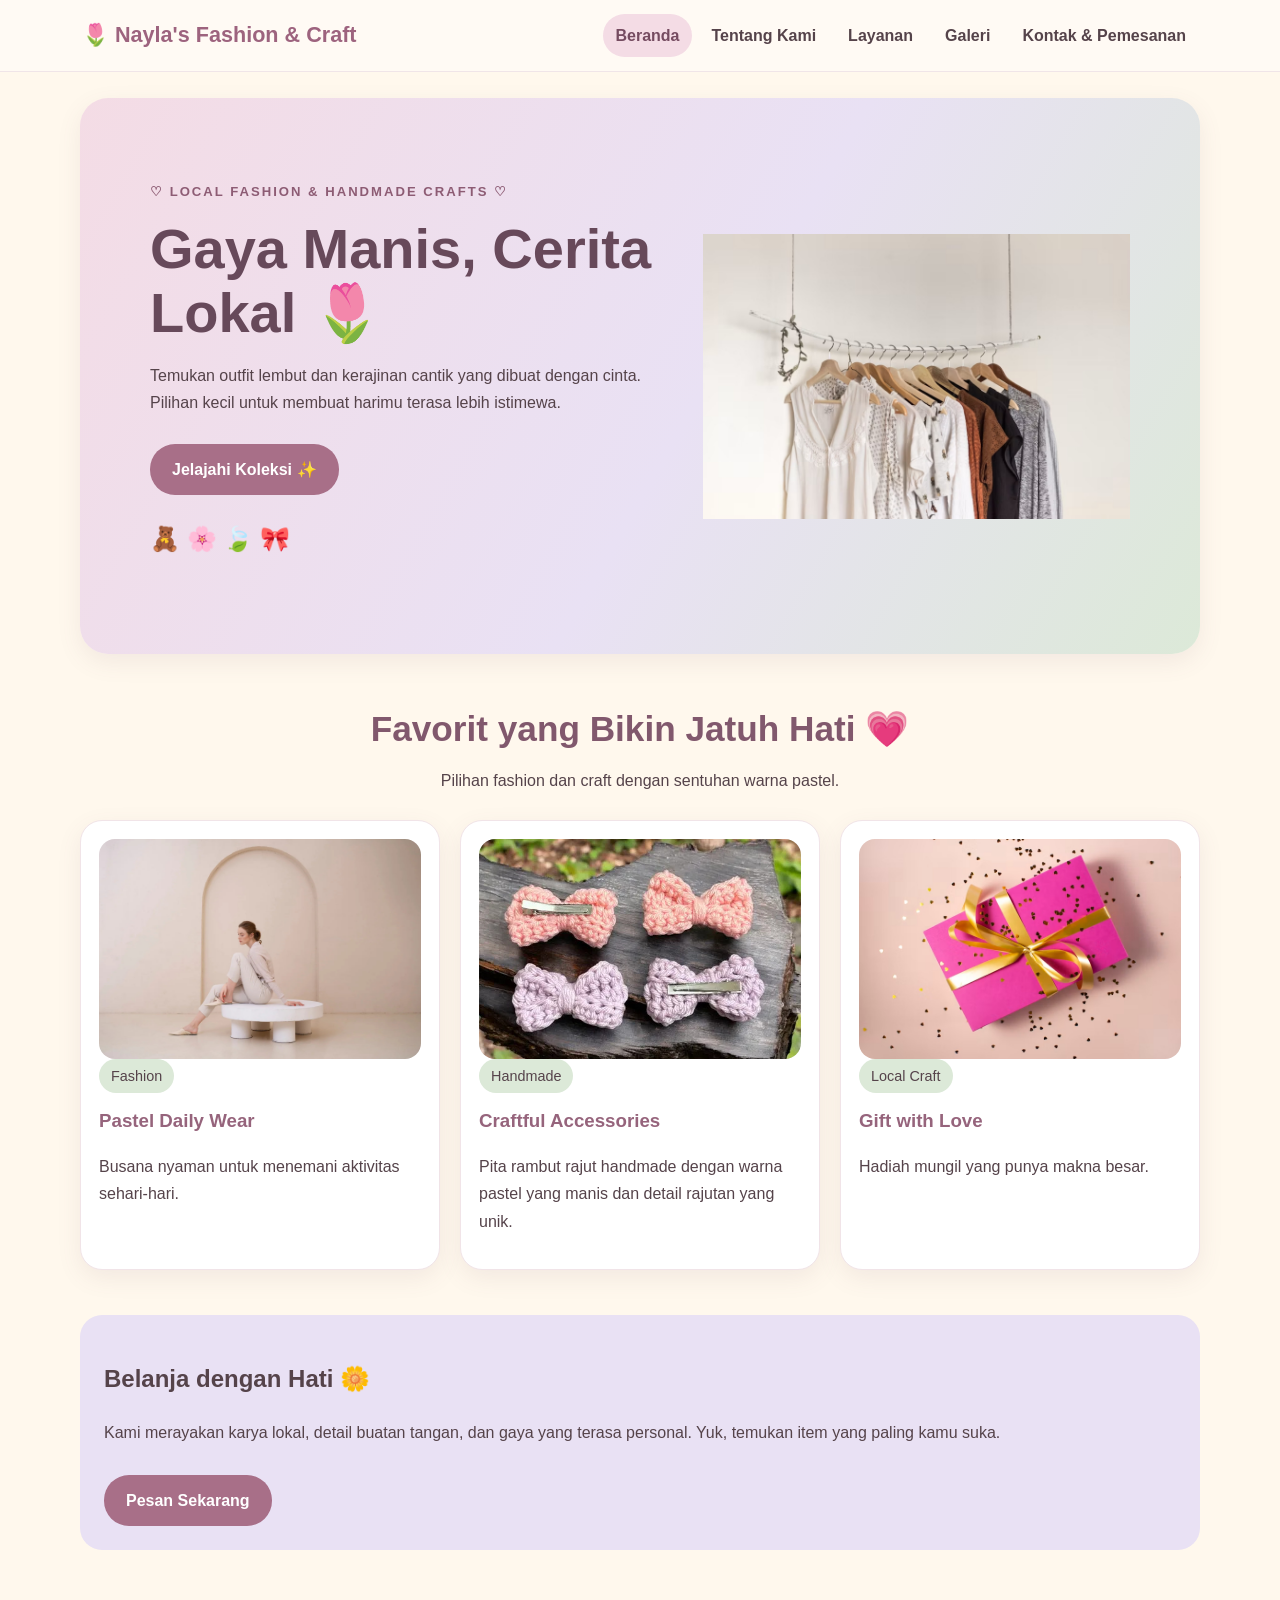
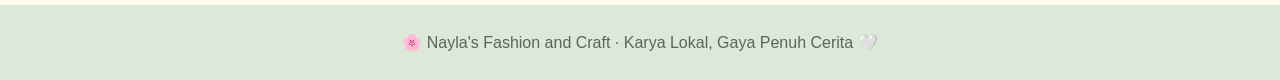
<file: index.html>
<!DOCTYPE html>
<html lang="id">
<head>
    <meta charset="UTF-8">
    <meta name="viewport" content="width=device-width, initial-scale=1.0">
    <meta name="description" content="Nayla's Fashion and Craft">
    <title>Beranda | Nayla's Fashion and Craft</title>
    <link rel="stylesheet" href="style.css">
</head>

<body>

<header>
    <nav class="navbar">
        <a class="logo" href="index.html">
            🌷 Nayla's Fashion & Craft
        </a>

        <div class="nav-links">
            <a href="index.html" class="active">Beranda</a>
            <a href="tentang.html">Tentang Kami</a>
            <a href="layanan.html">Layanan</a>
            <a href="galeri.html">Galeri</a>
            <a href="kontak.html">Kontak & Pemesanan</a>
        </div>
    </nav>
</header>

<main>

    <section class="hero">
        <div>
            <p class="eyebrow">
                ♡ Local Fashion & Handmade Crafts ♡
            </p>

            <h1>
                Gaya Manis, Cerita Lokal 🌷
            </h1>

            <p>
                Temukan outfit lembut dan kerajinan cantik
                yang dibuat dengan cinta.
                Pilihan kecil untuk membuat harimu
                terasa lebih istimewa.
            </p>

            <a class="btn" href="layanan.html">
                Jelajahi Koleksi ✨
            </a>

            <p class="sticker">
                🧸 🌸 🍃 🎀
            </p>
        </div>

        <img
            class="hero-photo"
            src="img/hero-fashion.jpg"
            alt="Inspirasi fashion wanita dengan outfit bernuansa pastel dan aesthetic">
    </section>

    <section class="section">

        <h2>
            Favorit yang Bikin Jatuh Hati 💗
        </h2>

        <p class="lead">
            Pilihan fashion dan craft dengan
            sentuhan warna pastel.
        </p>

        <div class="cards">

            <!-- GAMBAR 1: PASTEL DAILY WEAR -->
            <article class="card">
                <img
                    src="img/pastel-daily.jpg"
                    alt="Pastel Daily Wear - Model outfit beige aesthetic">

                <span class="pill">Fashion</span>

                <h3>Pastel Daily Wear</h3>

                <p>
                    Busana nyaman untuk menemani
                    aktivitas sehari-hari.
                </p>
            </article>

            <!-- GAMBAR 2: CRAFTFUL ACCESSORIES -->
            <article class="card">
                <img
                     src="img/craftfull-accesoris.jpg"
                     alt="Pita rambut rajut handmade warna pink dan lavender">

                <span class="pill">Handmade</span>

                <h3>Craftful Accessories</h3>

                <p>
                  Pita rambut rajut handmade
                  dengan warna pastel yang manis
                  dan detail rajutan yang unik.
                </p>
            </article>

            <!-- GAMBAR 3: GIFT WITH LOVE -->
            <article class="card">
                <img
                    src="img/gift-with-love.jpg"
                    alt="Gift with Love - Inspirasi hadiah dengan kemasan cantik">

                <span class="pill">Local Craft</span>

                <h3>Gift with Love</h3>

                <p>
                    Hadiah mungil yang
                    punya makna besar.
                </p>
            </article>

        </div>
    </section>

    <section class="soft-panel">

        <h2>
            Belanja dengan Hati 🌼
        </h2>

        <p>
            Kami merayakan karya lokal,
            detail buatan tangan, dan gaya
            yang terasa personal.
            Yuk, temukan item yang paling kamu suka.
        </p>

        <a class="btn" href="kontak.html">
            Pesan Sekarang
        </a>

    </section>

</main>

<footer>
    🌸 Nayla's Fashion and Craft
    · Karya Lokal, Gaya Penuh Cerita 🤍
</footer>

</body>
</html>
</file>
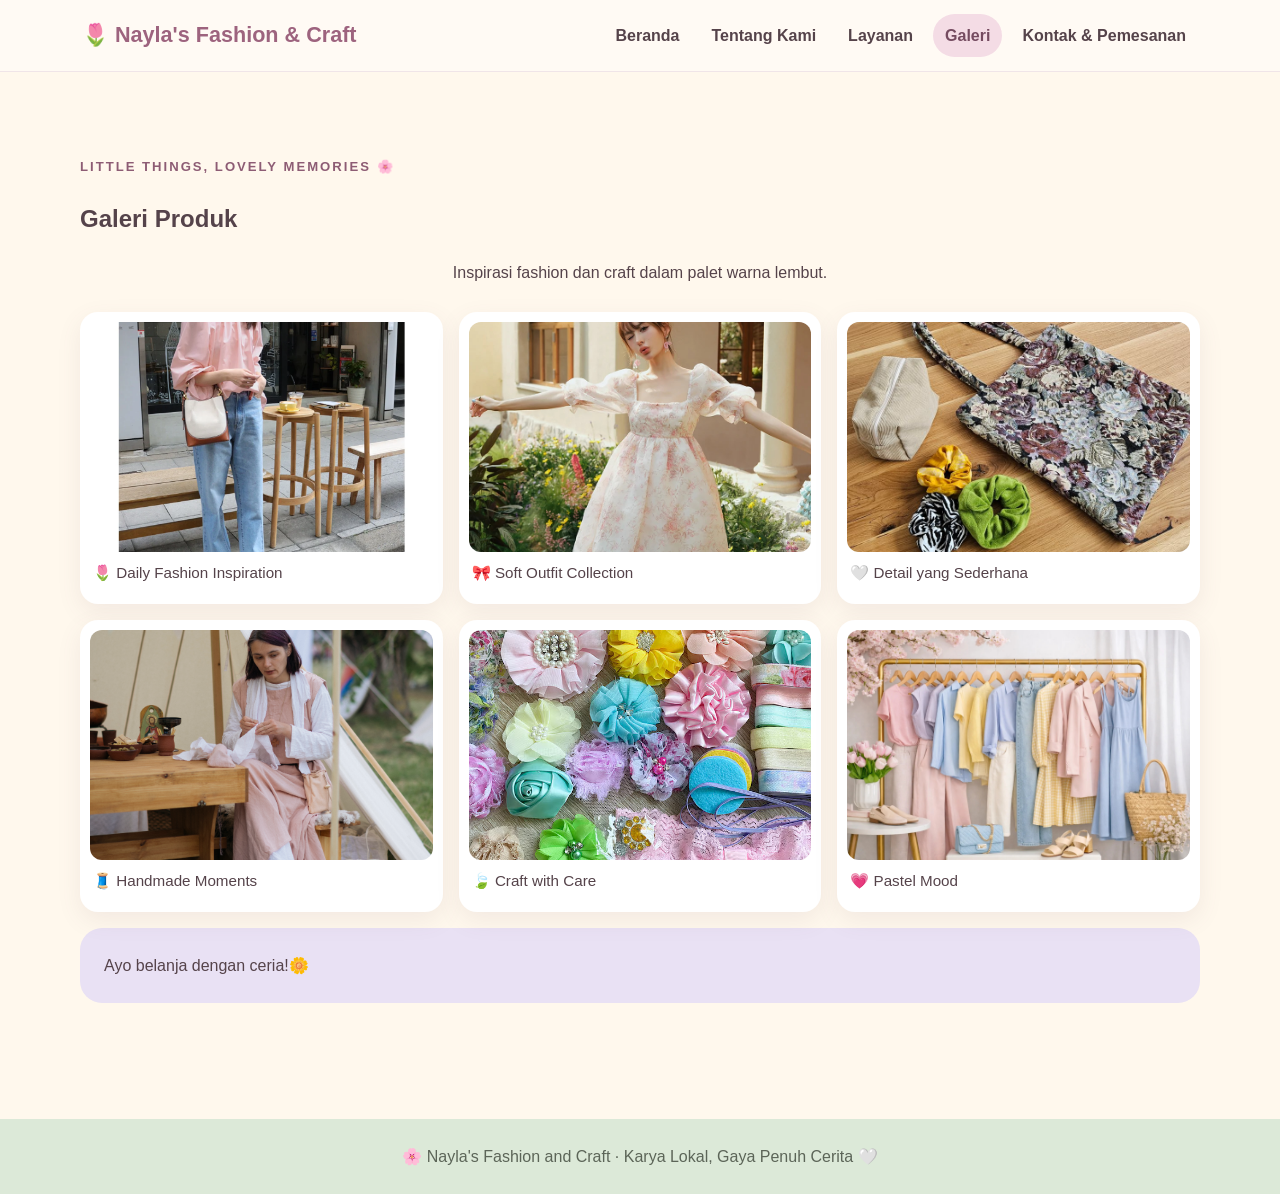
<file: galeri.html>
<!DOCTYPE html>
<html lang="id">
<head>
    <meta charset="UTF-8">
    <meta name="viewport" content="width=device-width, initial-scale=1.0">
    <meta name="description" content="Galeri Nayla's Fashion and Craft">
    <title>Galeri | Nayla's Fashion and Craft</title>
    <link rel="stylesheet" href="style.css">
</head>

<body>

<header>
    <nav class="navbar">
        <a class="logo" href="index.html">
            🌷 Nayla's Fashion & Craft
        </a>

        <div class="nav-links">
            <a href="index.html">Beranda</a>
            <a href="tentang.html">Tentang Kami</a>
            <a href="layanan.html">Layanan</a>
            <a href="galeri.html" class="active">Galeri</a>
            <a href="kontak.html">Kontak & Pemesanan</a>
        </div>
    </nav>
</header>

<main>

    <section class="section">

        <p class="eyebrow">
            Little Things, Lovely Memories 🌸
        </p>

        <h1>
            Galeri Produk
        </h1>

        <p class="lead">
            Inspirasi fashion dan craft
            dalam palet warna lembut.
        </p>

        <div class="gallery">

            <figure>
                <img
                    src="img/daily-fashion.jpg"
                    alt="Inspirasi gaya fashion pastel">

                <figcaption>
                    🌷 Daily Fashion Inspiration
                </figcaption>
            </figure>

            <figure>
                <img
                    src="img/floral-dress.jpg"
                    alt="Dress floral feminin">

                <figcaption>
                    🎀 Soft Outfit Collection
                </figcaption>
            </figure>

            <figure>
                <img
                    src="img/totebag-gallery.jpg"
                    alt="Tote bag dan aksesori handmade">

                <figcaption>
                    🤍 Detail yang Sederhana
                </figcaption>
            </figure>

            <figure>
                <img
                    src="img/moment-handmade.jpg"
                    alt="Proses membuat kerajinan tangan dengan menjahit kain"
                    loading="lazy">

                <figcaption>
                    🧵 Handmade Moments
                </figcaption>
            </figure>

            <figure>
                <img
                    src="img/craft-materials.jpg"
                    alt="Bahan kerajinan bunga kain dan pita pastel">

                <figcaption>
                    🍃 Craft with Care
                </figcaption>
            </figure>

            <figure>
                <img
                    src="img/pastel-fashion.jpg"
                    alt="Koleksi pakaian wanita dengan warna pastel">

                <figcaption>
                    💗 Pastel Mood
                </figcaption>
            </figure>

        </div>

        <p class="soft-panel">
            Ayo belanja dengan ceria!🌼
        </p>

    </section>

</main>

<footer>
    🌸 Nayla's Fashion and Craft
    · Karya Lokal, Gaya Penuh Cerita 🤍
</footer>

</body>
</html>
</file>
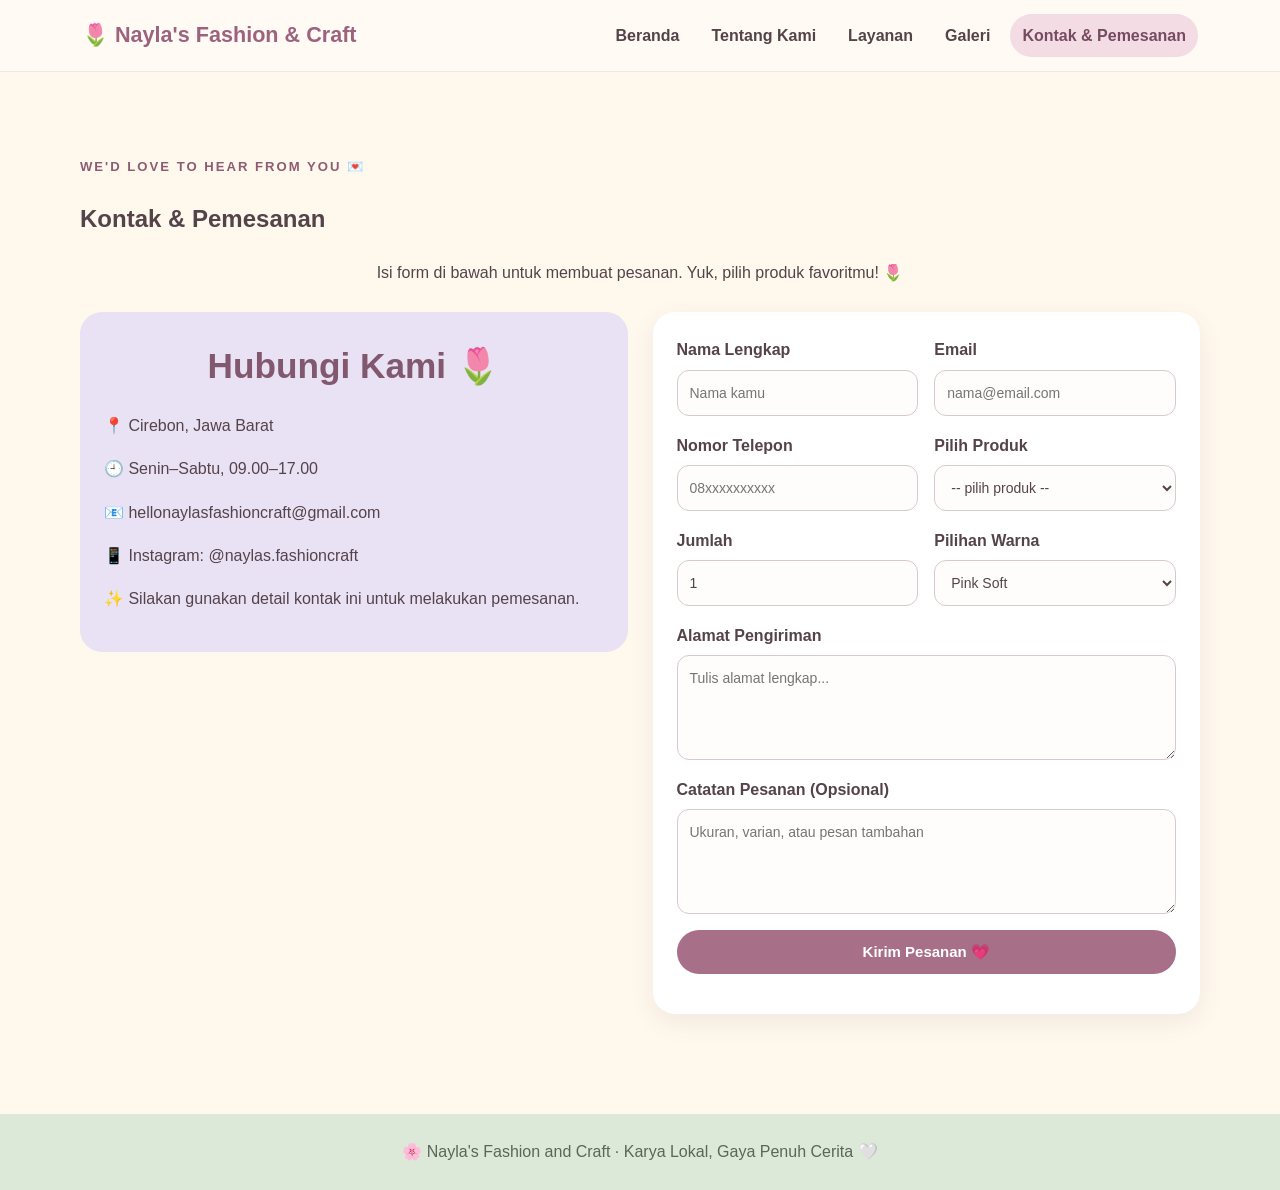
<file: kontak.html>
<!DOCTYPE html>
<html lang="id">
<head>
    <meta charset="UTF-8">
    <meta name="viewport" content="width=device-width, initial-scale=1.0">
    <meta name="description" content="Kontak dan pemesanan Nayla's Fashion and Craft">
    <title>Kontak dan Pemesanan | Nayla's Fashion and Craft</title>
    <link rel="stylesheet" href="style.css">
</head>

<body>

<header>
    <nav class="navbar">
        <a class="logo" href="index.html">
            🌷 Nayla's Fashion & Craft
        </a>

        <div class="nav-links">
            <a href="index.html">Beranda</a>
            <a href="tentang.html">Tentang Kami</a>
            <a href="layanan.html">Layanan</a>
            <a href="galeri.html">Galeri</a>
            <a href="kontak.html" class="active">
                Kontak & Pemesanan
            </a>
        </div>
    </nav>
</header>

<main>

    <section class="section">

        <p class="eyebrow">
            We'd Love to Hear from You 💌
        </p>

        <h1>
            Kontak & Pemesanan
        </h1>

        <p class="lead">
            Isi form di bawah untuk membuat pesanan.
            Yuk, pilih produk favoritmu! 🌷
        </p>

        <div class="two-col">

            <div class="soft-panel">

                <h2>
                    Hubungi Kami 🌷
                </h2>

                <p>
                    📍 Cirebon, Jawa Barat
                </p>

                <p>
                    🕘 Senin–Sabtu, 09.00–17.00
                </p>

                <p>
                    📧 hellonaylasfashioncraft@gmail.com
                </p>

                <p>
                    📱 Instagram: @naylas.fashioncraft
                </p>

                <p>
                    ✨ Silakan gunakan detail kontak
                    ini untuk melakukan pemesanan.
                </p>

            </div>

            <form id="formPemesanan" action="#" method="get">

                <div class="form-grid">

                    <div>
                        <label for="nama">
                            Nama Lengkap
                        </label>

                        <input
                            id="nama"
                            name="nama"
                            type="text"
                            placeholder="Nama kamu"
                            required>
                    </div>

                    <div>
                        <label for="email">
                            Email
                        </label>

                        <input
                            id="email"
                            name="email"
                            type="email"
                            placeholder="nama@email.com"
                            required>
                    </div>

                    <div>
                        <label for="telepon">
                            Nomor Telepon
                        </label>

                        <input
                            id="telepon"
                            name="telepon"
                            type="tel"
                            placeholder="08xxxxxxxxxx"
                            pattern="[0-9]{10,15}"
                            required>
                    </div>

                    <div>
                        <label for="produk">
                            Pilih Produk
                        </label>

                        <select
                            id="produk"
                            name="produk"
                            required>

                            <option value="">
                                -- pilih produk --
                            </option>

                            <option>Blus Pastel</option>
                            <option>Dress Floral</option>
                            <option>Tote Bag Craft</option>
                            <option>Scrunchie Handmade</option>

                        </select>
                    </div>

                    <div>
                        <label for="jumlah">
                            Jumlah
                        </label>

                        <input
                            id="jumlah"
                            name="jumlah"
                            type="number"
                            min="1"
                            value="1"
                            required>
                    </div>

                    <div>
                        <label for="warna">
                            Pilihan Warna
                        </label>

                        <select
                            id="warna"
                            name="warna">

                            <option>Pink Soft</option>
                            <option>Hijau Soft</option>
                            <option>Krem</option>
                            <option>Lavender</option>

                        </select>
                    </div>

                    <div class="full">
                        <label for="alamat">
                            Alamat Pengiriman
                        </label>

                        <textarea
                            id="alamat"
                            name="alamat"
                            placeholder="Tulis alamat lengkap..."
                            required></textarea>
                    </div>

                    <div class="full">
                        <label for="catatan">
                            Catatan Pesanan (Opsional)
                        </label>

                        <textarea
                            id="catatan"
                            name="catatan"
                            placeholder="Ukuran, varian, atau pesan tambahan"></textarea>
                    </div>

                    <div class="full">
                        <button class="btn" type="submit">
                            Kirim Pesanan 💗
                        </button>
                    </div>

                    <div class="full">
                        <p id="pesanSukses" class="pesan-sukses">
                            🎉 Pesanan Berhasil Terkirim! 💗
                            <br>
                            Terima kasih sudah berbelanja di
                            Nayla's Fashion and Craft.
                            Pesanan kamu akan segera kami proses. 🌷
                        </p>
                    </div>

                </div>

            </form>

        </div>

    </section>

</main>

<footer>
    🌸 Nayla's Fashion and Craft
    · Karya Lokal, Gaya Penuh Cerita 🤍
</footer>

<script>

    const formPemesanan = document.getElementById("formPemesanan");

    const pesanSukses = document.getElementById("pesanSukses");

    formPemesanan.addEventListener("submit", function(event) {

        event.preventDefault();

        if (formPemesanan.checkValidity()) {

            pesanSukses.style.display = "block";

            formPemesanan.reset();

        } else {

            formPemesanan.reportValidity();

        }

    });

</script>

</body>
</html>
</file>
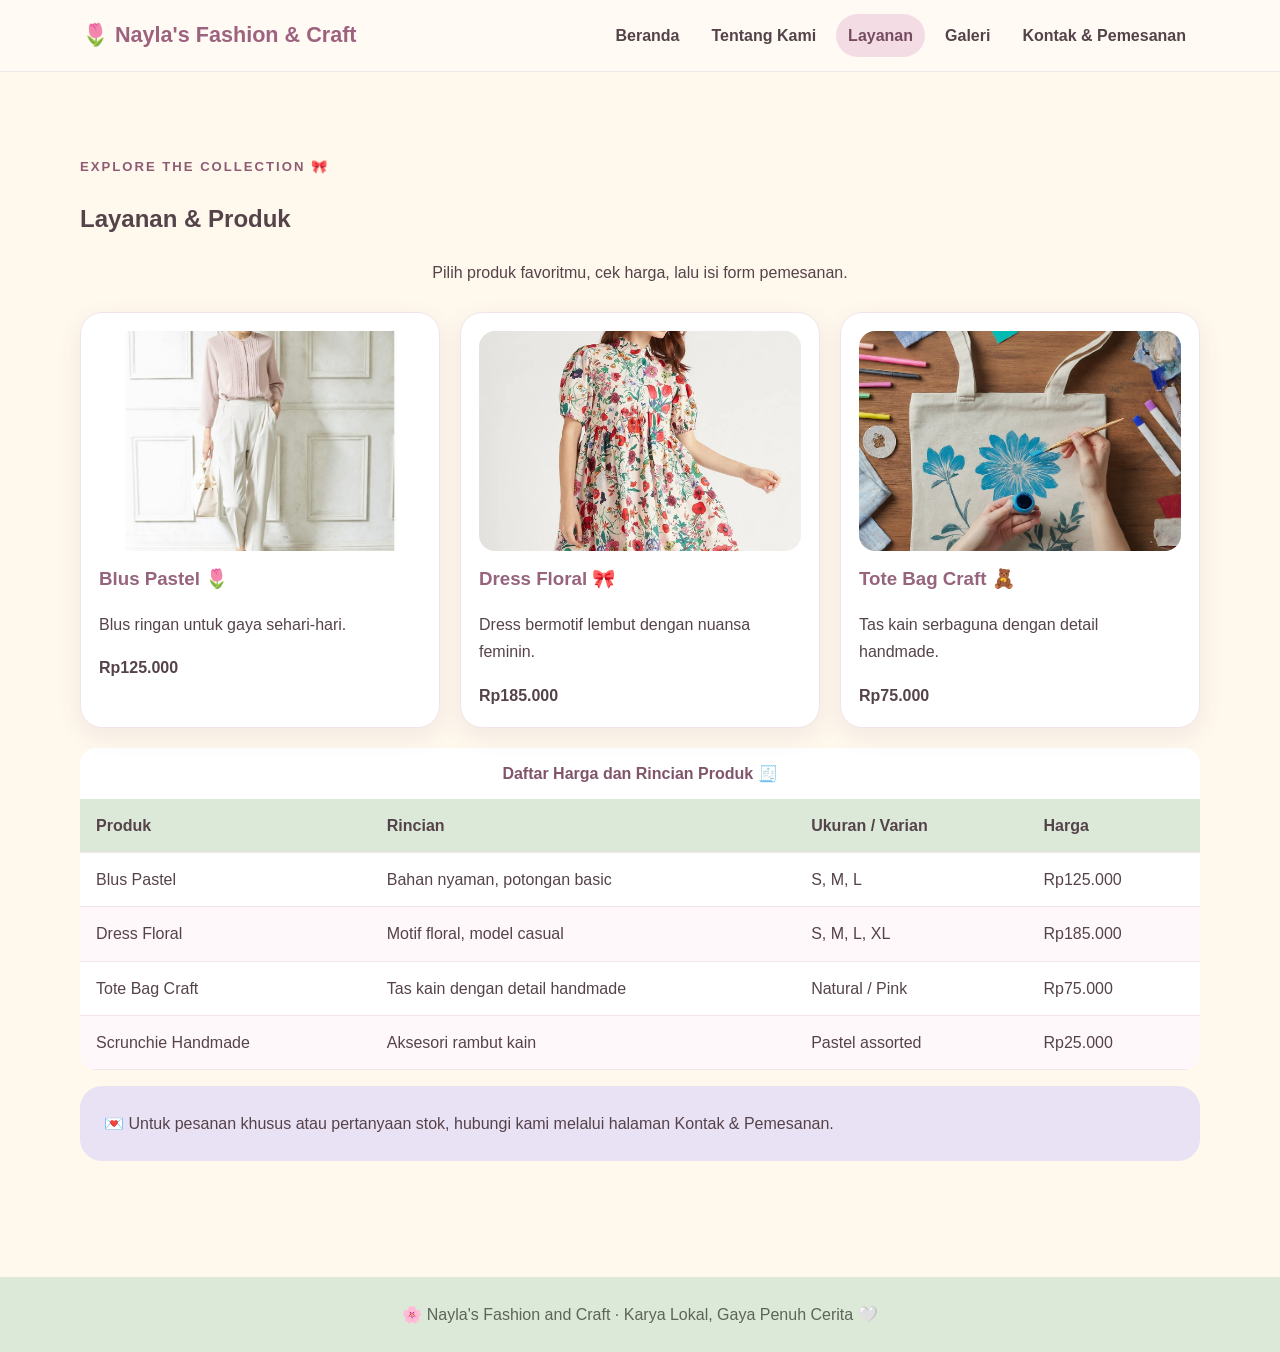
<file: layanan.html>
<!DOCTYPE html>
<html lang="id">
<head>
    <meta charset="UTF-8">
    <meta name="viewport" content="width=device-width, initial-scale=1.0">
    <meta name="description" content="Produk dan layanan Nayla's Fashion and Craft">
    <title>Layanan dan Produk | Nayla's Fashion and Craft</title>
    <link rel="stylesheet" href="style.css">
</head>

<body>

<header>
    <nav class="navbar">
        <a class="logo" href="index.html">
            🌷 Nayla's Fashion & Craft
        </a>

        <div class="nav-links">
            <a href="index.html">Beranda</a>
            <a href="tentang.html">Tentang Kami</a>
            <a href="layanan.html" class="active">Layanan</a>
            <a href="galeri.html">Galeri</a>
            <a href="kontak.html">Kontak & Pemesanan</a>
        </div>
    </nav>
</header>

<main>

    <section class="section">

        <p class="eyebrow">
            Explore the Collection 🎀
        </p>

        <h1>
            Layanan & Produk
        </h1>

        <p class="lead">
            Pilih produk favoritmu, cek harga,
            lalu isi form pemesanan.
        </p>

        <div class="cards">

            <article class="card">

                <img
                    src="img/blouse-pastel.jpg"
                    alt="Blus pastel">

                <h3>Blus Pastel 🌷</h3>

                <p>
                    Blus ringan untuk gaya sehari-hari.
                </p>

                <b>Rp125.000</b>

            </article>

            <article class="card">

                <img
                    src="img/dress-floral.jpg"
                    alt="Outfit kasual">

                <h3>Dress Floral 🎀</h3>

                <p>
                    Dress bermotif lembut dengan
                    nuansa feminin.
                </p>

                <b>Rp185.000</b>

            </article>

            <article class="card">

                <img
                    src="img/totebag-craft.jpg"
                    alt="Aksesori fashion">

                <h3>Tote Bag Craft 🧸</h3>

                <p>
                    Tas kain serbaguna dengan
                    detail handmade.
                </p>

                <b>Rp75.000</b>

            </article>

        </div>

        <div class="table-wrap">

            <table>

                <caption>
                    Daftar Harga dan Rincian Produk 🧾
                </caption>

                <thead>
                    <tr>
                        <th>Produk</th>
                        <th>Rincian</th>
                        <th>Ukuran / Varian</th>
                        <th>Harga</th>
                    </tr>
                </thead>

                <tbody>

                    <tr>
                        <td>Blus Pastel</td>
                        <td>Bahan nyaman, potongan basic</td>
                        <td>S, M, L</td>
                        <td>Rp125.000</td>
                    </tr>

                    <tr>
                        <td>Dress Floral</td>
                        <td>Motif floral, model casual</td>
                        <td>S, M, L, XL</td>
                        <td>Rp185.000</td>
                    </tr>

                    <tr>
                        <td>Tote Bag Craft</td>
                        <td>Tas kain dengan detail handmade</td>
                        <td>Natural / Pink</td>
                        <td>Rp75.000</td>
                    </tr>

                    <tr>
                        <td>Scrunchie Handmade</td>
                        <td>Aksesori rambut kain</td>
                        <td>Pastel assorted</td>
                        <td>Rp25.000</td>
                    </tr>

                </tbody>

            </table>

        </div>

        <p class="soft-panel">
            💌 Untuk pesanan khusus atau pertanyaan stok,
            hubungi kami melalui halaman
            Kontak & Pemesanan.
        </p>

    </section>

</main>

<footer>
    🌸 Nayla's Fashion and Craft
    · Karya Lokal, Gaya Penuh Cerita 🤍
</footer>

</body>
</html>
</file>
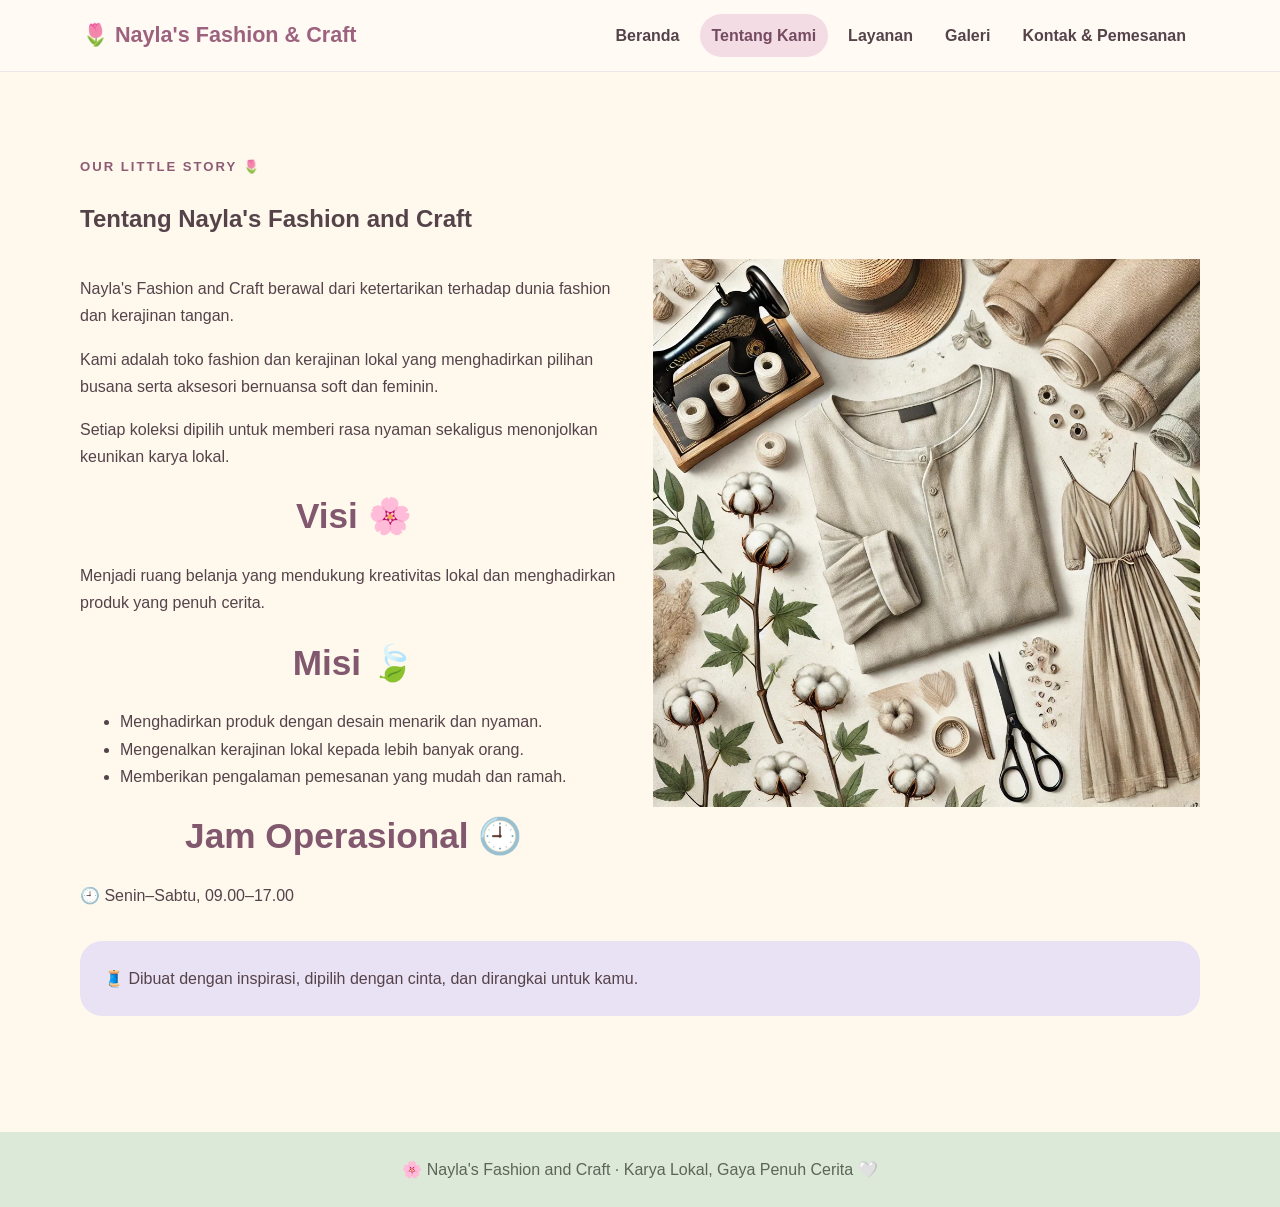
<file: tentang.html>
<!DOCTYPE html>
<html lang="id">
<head>
    <meta charset="UTF-8">
    <meta name="viewport" content="width=device-width, initial-scale=1.0">
    <meta name="description" content="Tentang Nayla's Fashion and Craft">
    <title>Tentang Kami | Nayla's Fashion and Craft</title>
    <link rel="stylesheet" href="style.css">
</head>

<body>

<header>
    <nav class="navbar">
        <a class="logo" href="index.html">
            🌷 Nayla's Fashion & Craft
        </a>

        <div class="nav-links">
            <a href="index.html">Beranda</a>
            <a href="tentang.html" class="active">Tentang Kami</a>
            <a href="layanan.html">Layanan</a>
            <a href="galeri.html">Galeri</a>
            <a href="kontak.html">Kontak & Pemesanan</a>
        </div>
    </nav>
</header>

<main>

    <section class="section">

        <p class="eyebrow">
            Our Little Story 🌷
        </p>

        <h1>
            Tentang Nayla's Fashion and Craft
        </h1>

        <div class="two-col">

            <div>

                <p>
                    Nayla's Fashion and Craft berawal dari ketertarikan
                    terhadap dunia fashion dan kerajinan tangan.
                </p>

                <p>
                    Kami adalah toko fashion dan kerajinan
                    lokal yang menghadirkan pilihan busana
                    serta aksesori bernuansa soft dan feminin.
                </p>

                <p>
                    Setiap koleksi dipilih untuk memberi
                    rasa nyaman sekaligus menonjolkan
                    keunikan karya lokal.
                </p>

                <h2>Visi 🌸</h2>

                <p>
                    Menjadi ruang belanja yang mendukung
                    kreativitas lokal dan menghadirkan
                    produk yang penuh cerita.
                </p>

                <h2>Misi 🍃</h2>

                <ul>
                    <li>
                        Menghadirkan produk dengan desain
                        menarik dan nyaman.
                    </li>

                    <li>
                        Mengenalkan kerajinan lokal
                        kepada lebih banyak orang.
                    </li>

                    <li>
                        Memberikan pengalaman pemesanan
                        yang mudah dan ramah.
                    </li>
                
                </ul>
                <h2>Jam Operasional 🕘</h2>

                <p>
                    🕘 Senin–Sabtu, 09.00–17.00
                </p>

            </div>

            <img
                class="hero-photo"
                src="img/fashion-and-craft.jpg"
                alt="Koleksi fashion dan perlengkapan kerajinan tangan bernuansa beige">

        </div>

        <p class="soft-panel">
            🧵 Dibuat dengan inspirasi,
            dipilih dengan cinta,
            dan dirangkai untuk kamu.
        </p>

    </section>

</main>

<footer>
    🌸 Nayla's Fashion and Craft
    · Karya Lokal, Gaya Penuh Cerita 🤍
</footer>

</body>
</html>
</file>
<file: style.css>
/* ==============================
   NAYLA'S FASHION AND CRAFT
   Soft Pastel Website
================================ */

:root {
    --pink: #f4dce5;
    --green: #dce9d8;
    --cream: #fff8ed;
    --lavender: #e9e1f4;
    --ink: #55434a;
    --rose: #b87991;
    --white: #ffffff;
    --shadow: 0 8px 24px #76556518;
}

/* RESET */

* {
    box-sizing: border-box;
}

html {
    scroll-behavior: smooth;
}

body {
    margin: 0;
    background: var(--cream);
    color: var(--ink);
    font: 16px/1.7 "Trebuchet MS", Arial, sans-serif;
}

img {
    max-width: 100%;
    height: auto;
    display: block;
}

a {
    color: inherit;
}

/* HEADER DAN NAVIGASI */

header {
    background: #fffaf5ee;
    position: sticky;
    top: 0;
    z-index: 5;
    border-bottom: 1px solid #f0e5e8;
}

.navbar {
    max-width: 1160px;
    margin: auto;
    padding: 14px 22px;
    display: flex;
    align-items: center;
    justify-content: space-between;
    gap: 16px;
    flex-wrap: wrap;
}

.logo {
    text-decoration: none;
    font-size: 1.35rem;
    font-weight: bold;
    color: #9d637e;
}

.nav-links {
    display: flex;
    gap: 8px;
    flex-wrap: wrap;
}

.nav-links a {
    text-decoration: none;
    padding: 8px 12px;
    border-radius: 22px;
    font-weight: 600;
}

.nav-links a:hover,
.nav-links a.active {
    background: var(--pink);
    color: #754b60;
}

/* KONTEN UTAMA */

main {
    max-width: 1160px;
    margin: auto;
    padding: 26px 20px 55px;
}

/* BERANDA */

.hero {
    background: linear-gradient(
        120deg,
        var(--pink),
        var(--lavender) 55%,
        var(--green)
    );

    border-radius: 28px;
    padding: clamp(28px, 6vw, 70px);

    display: grid;
    grid-template-columns: 1.1fr 0.9fr;

    align-items: center;
    gap: 30px;

    box-shadow: var(--shadow);
}

.hero h1 {
    font-size: clamp(2rem, 5vw, 3.5rem);
    line-height: 1.15;
    margin: 8px 0 16px;
    color: #67495a;
}

.eyebrow {
    letter-spacing: 2px;
    text-transform: uppercase;
    font-size: 0.82rem;
    font-weight: bold;
    color: #8d5c74;
}

/* TOMBOL */

.btn {
    display: inline-block;
    background: #a86f88;
    color: white;
    text-decoration: none;
    border: 0;
    border-radius: 25px;
    padding: 12px 22px;
    font-weight: bold;
    margin-top: 12px;
    transition: transform 0.2s, background 0.2s;
    cursor: pointer;
}

.btn:hover {
    background: #89566f;
    transform: translateY(-2px);
}

/* SECTION */

.section {
    padding: 45px 0;
}

.section h2 {
    text-align: center;
    color: #81586d;
    font-size: clamp(1.5rem, 3vw, 2.2rem);
    margin: 0 0 8px;
}

.lead {
    text-align: center;
    max-width: 700px;
    margin: 0 auto 26px;
}

/* KARTU PRODUK */

.cards {
    display: grid;
    grid-template-columns: repeat(3, minmax(0, 1fr));
    gap: 20px;
    margin-top: 25px;
}

.card {
    background: white;
    border: 1px solid #f1e4e8;
    border-radius: 22px;
    padding: 18px;
    box-shadow: var(--shadow);
}

.card img {
    width: 100%;
    height: 220px;
    object-fit: cover;
    border-radius: 16px;
}

.card h3 {
    color: #96647c;
    margin: 12px 0 4px;
}

.sticker {
    font-size: 1.5rem;
}

.pill {
    display: inline-block;
    background: var(--green);
    padding: 5px 12px;
    border-radius: 20px;
    font-size: 0.9rem;
}

/* KOLOM DAN PANEL */

.two-col {
    display: grid;
    grid-template-columns: 1fr 1fr;
    gap: 25px;
    align-items: start;
}

.soft-panel {
    background: var(--lavender);
    border-radius: 22px;
    padding: 24px;
}

/* TABEL DAFTAR HARGA */

.table-wrap {
    overflow-x: auto;
    background: white;
    border-radius: 16px;
    margin-top: 20px;
}

table {
    border-collapse: collapse;
    width: 100%;
    min-width: 520px;
}

caption {
    font-weight: bold;
    padding: 12px;
    color: #80556a;
}

th,
td {
    padding: 13px 16px;
    text-align: left;
    border-bottom: 1px solid #f0e5e8;
}

th {
    background: var(--green);
}

tbody tr:nth-child(even) {
    background: #fff8fb;
}

/* GALERI */

.gallery {
    display: grid;
    grid-template-columns: repeat(3, 1fr);
    gap: 16px;
}

.gallery figure {
    margin: 0;
    background: white;
    padding: 10px;
    border-radius: 18px;
    box-shadow: var(--shadow);
}

.gallery img {
    height: 230px;
    width: 100%;
    object-fit: cover;
    border-radius: 12px;
}

.gallery figcaption {
    padding: 8px 3px;
    font-size: 0.95rem;
}

/* FORM PEMESANAN */

#formPemesanan {
    background: white;
    padding: 24px;
    border-radius: 22px;
    box-shadow: var(--shadow);

    width: 100%;
    max-width: 100%;
    min-width: 0;

    margin: 0;
}

/* SUSUNAN FORM DUA KOLOM */

#formPemesanan .form-grid {
    display: grid;
    grid-template-columns: repeat(2, minmax(0, 1fr));
    gap: 16px;
    width: 100%;
}

/* SETIAP INPUT */

#formPemesanan .form-grid > div {
    min-width: 0;
}

#formPemesanan label {
    display: block;
    font-weight: bold;
    margin-bottom: 6px;
}

#formPemesanan input,
#formPemesanan select,
#formPemesanan textarea {
    display: block;
    width: 100%;
    min-width: 0;
    padding: 11px 12px;

    border: 1px solid #d9c8d0;
    border-radius: 12px;

    background: #fffdfb;

    font: inherit;
    font-size: 14px;
    color: var(--ink);
}

#formPemesanan input,
#formPemesanan select {
    height: 46px;
}

#formPemesanan textarea {
    min-height: 105px;
    resize: vertical;
}

/* ALAMAT DAN CATATAN LEBAR PENUH */

#formPemesanan .full {
    grid-column: 1 / -1;
}

/* TOMBOL KIRIM */

#formPemesanan .btn {
    width: 100%;
    margin-top: 0;
    padding: 13px;
    font-size: 15px;
}

/* PESAN VALIDASI BERHASIL */

.pesan-sukses {
    display: none;
    width: 100%;
    margin: 0;
    padding: 14px;

    background-color: #dce9d8;
    color: #4d6848;

    border: 1px solid #b9d0b2;
    border-radius: 12px;

    text-align: center;
    font-weight: bold;
    line-height: 1.6;

    animation: muncul 0.4s ease;
}

/* ANIMASI PESAN SUKSES */

@keyframes muncul {
    from {
        opacity: 0;
        transform: translateY(8px);
    }

    to {
        opacity: 1;
        transform: translateY(0);
    }
}

/* FOOTER */

footer {
    text-align: center;
    padding: 24px;
    background: var(--green);
    color: #5c6558;
}

/* RESPONSIVE TABLET */

@media (max-width: 760px) {

    .hero,
    .two-col {
        grid-template-columns: 1fr;
    }

    .cards {
        grid-template-columns: repeat(2, minmax(0, 1fr));
    }

    .gallery {
        grid-template-columns: repeat(2, 1fr);
    }
}

/* RESPONSIVE HANDPHONE */

@media (max-width: 520px) {

    .navbar {
        justify-content: center;
    }

    .nav-links {
        justify-content: center;
    }

    .nav-links a {
        padding: 6px 9px;
        font-size: 0.93rem;
    }

    .cards,
    .gallery {
        grid-template-columns: 1fr;
    }

    .hero {
        padding: 25px;
    }

    #formPemesanan {
        padding: 18px;
    }

    #formPemesanan .form-grid {
        grid-template-columns: 1fr;
        gap: 14px;
    }

    #formPemesanan .full {
        grid-column: 1;
    }
}
</file>
